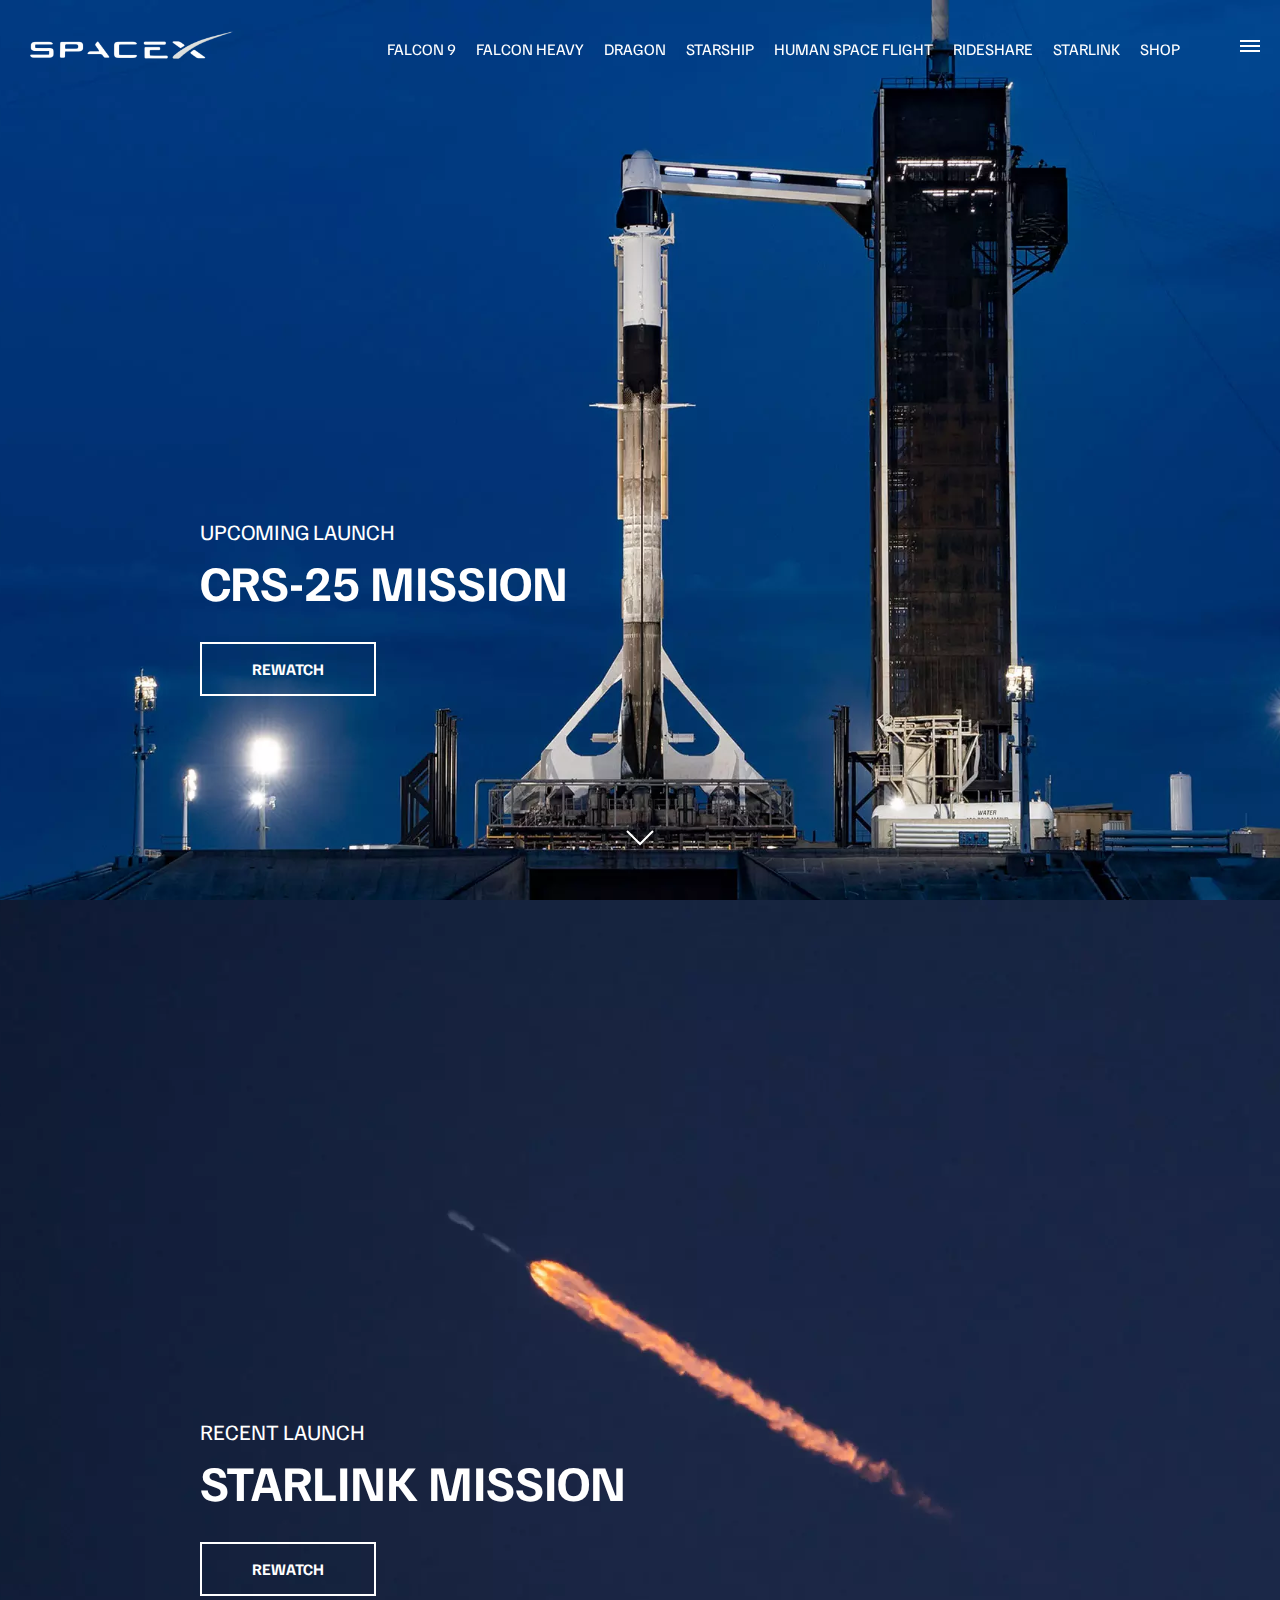
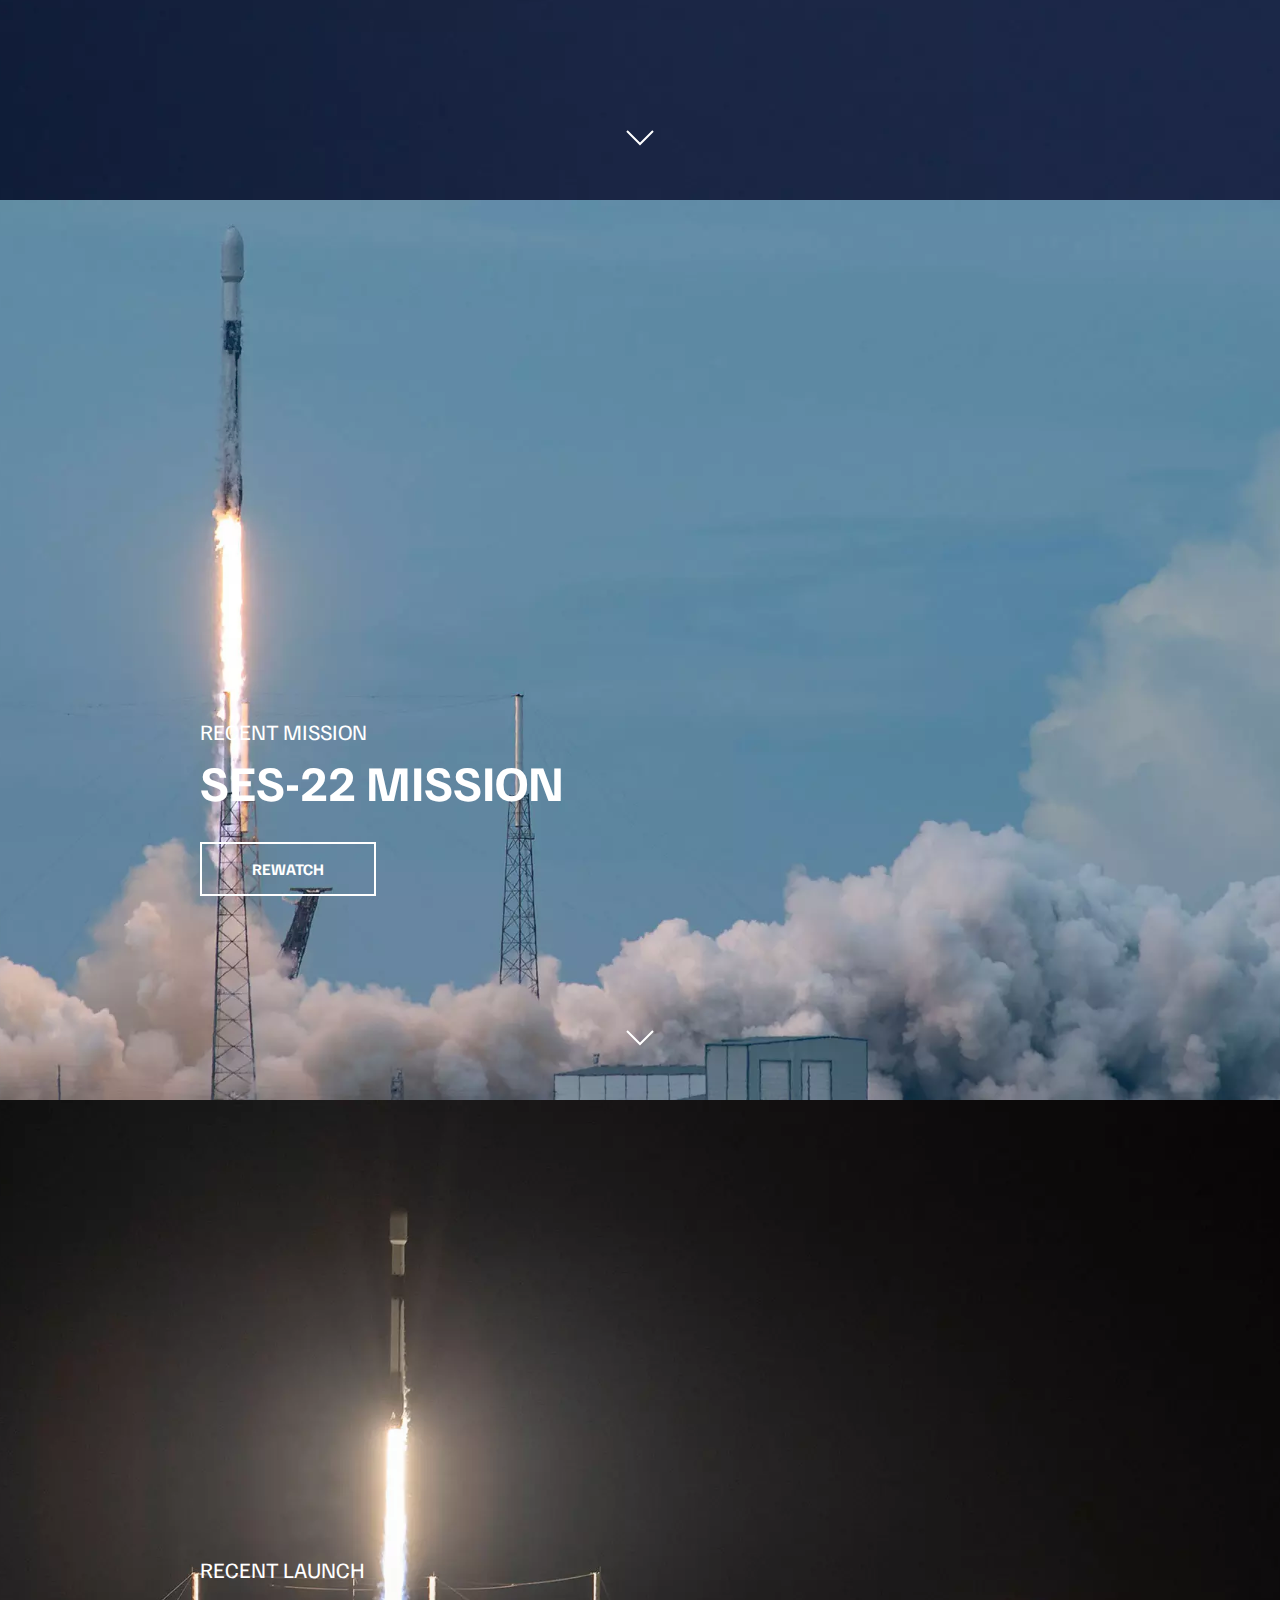
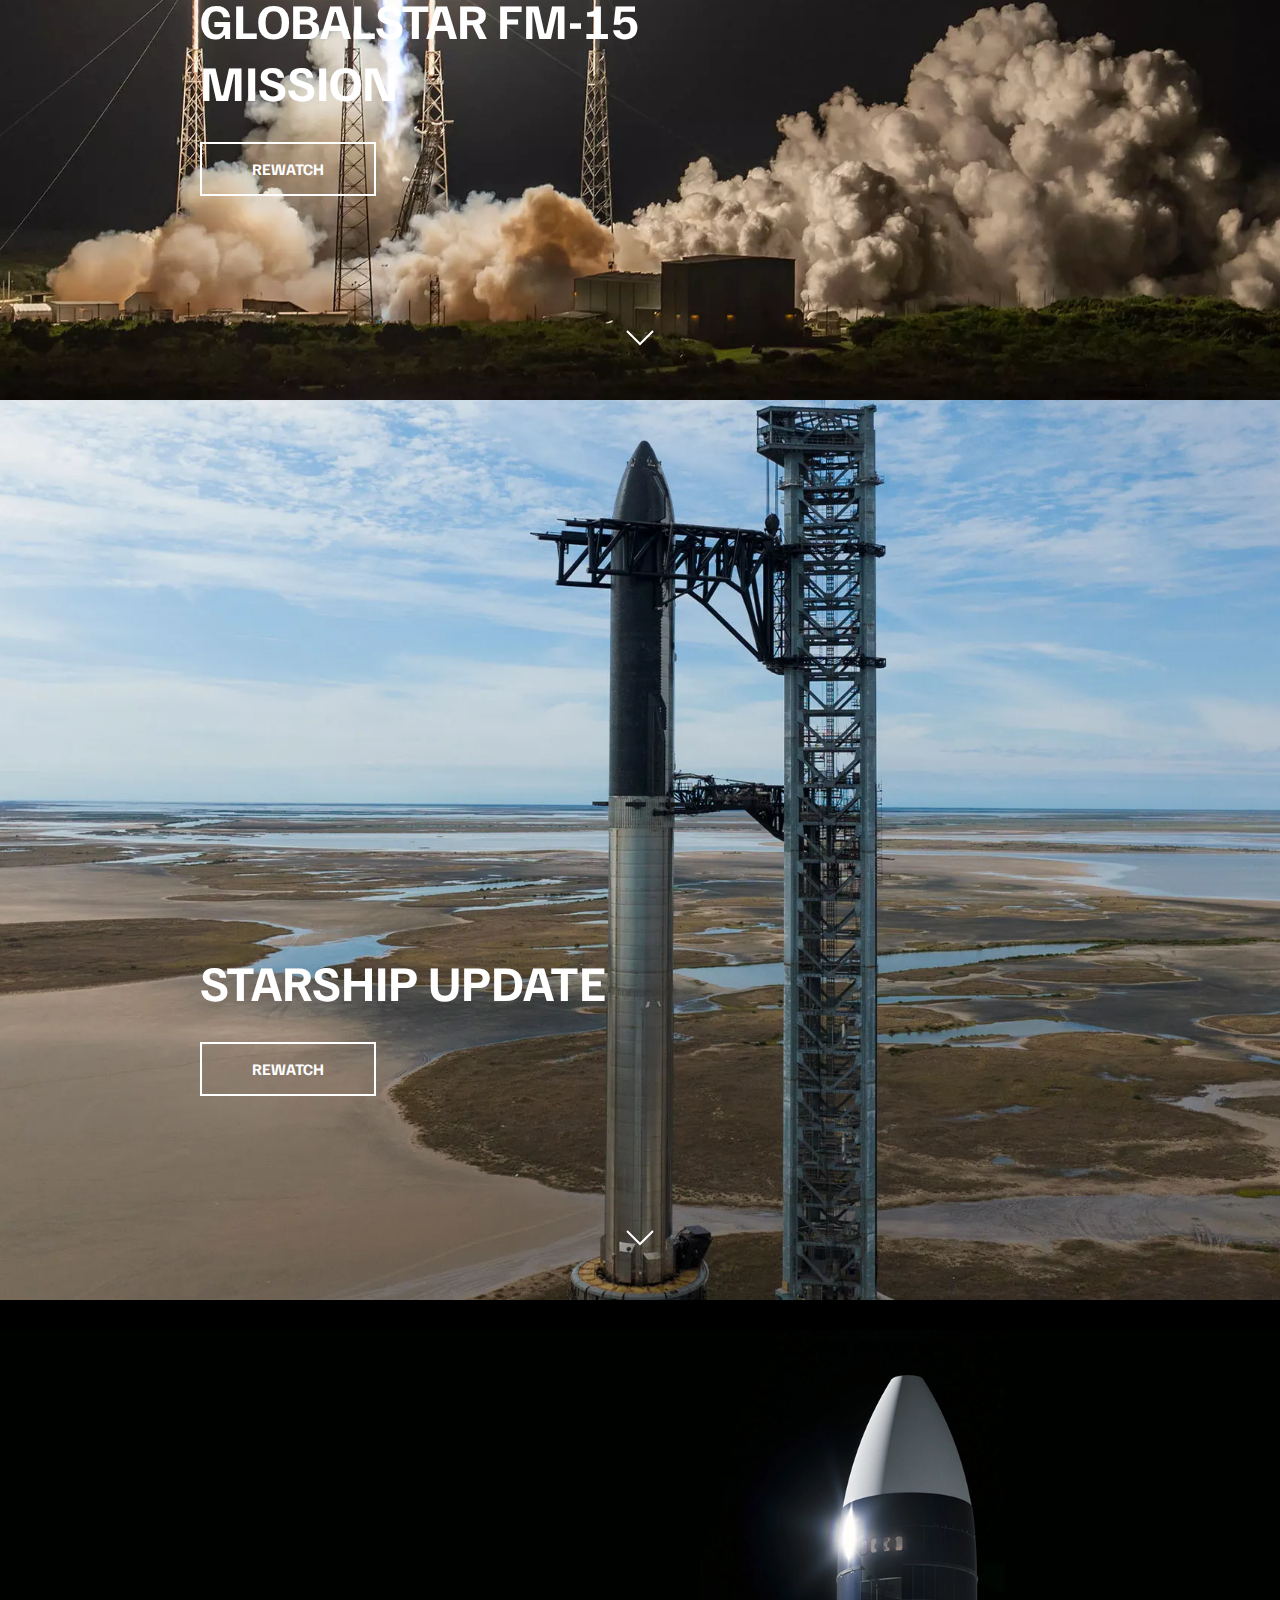
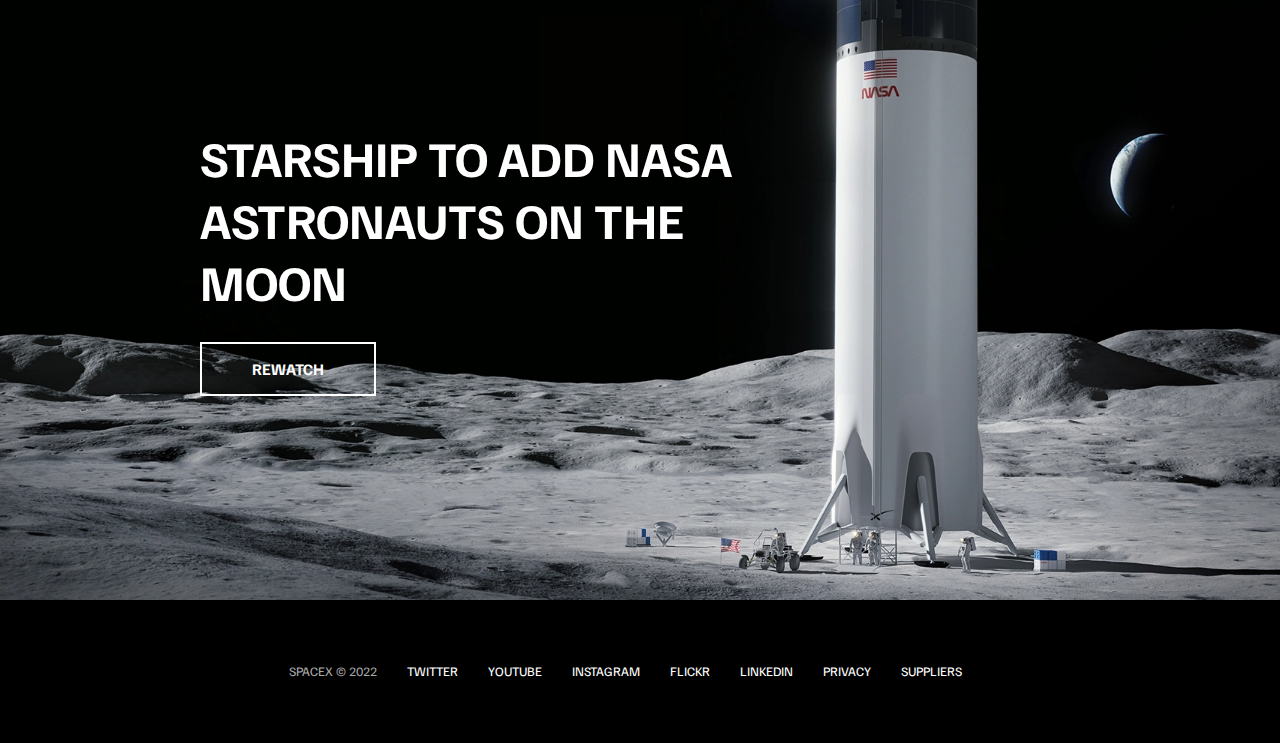
<file: index.html>
<!DOCTYPE html>
<html lang="en">
  <head>
    <meta charset="UTF-8" />
    <meta http-equiv="X-UA-Compatible" content="IE=edge" />
    <meta name="viewport" content="width=device-width, initial-scale=1.0" />
    <link rel="stylesheet" href="css/style.css" />
    <script src="js/scripts.js" defer></script>
    <title>SpaceX</title>
  </head>
  <body>
    <div id="overlay"></div>
    <div id="mobile-menu" class="mobile-main-menu">
      <ul>
        <li><a href="#">Mission</a></li>
        <li><a href="#">Launches</a></li>
        <li><a href="#">Careers</a></li>
        <li><a href="#">Updates</a></li>
        <li><a href="#">Shop</a></li>

        <li class="mobile-only"><a href="falcon9.html">Falcon 9</a></li>
        <li class="mobile-only">
          <a href="falcon-heavy.html">Falcon Heavy</a>
        </li>
        <li class="mobile-only"><a href="dragon.html">Dragon</a></li>
        <li class="mobile-only"><a href="#">Starship</a></li>
        <li class="mobile-only"><a href="#">Human Space Flight</a></li>
        <li class="mobile-only"><a href="#">Rideshare</a></li>
        <li class="mobile-only"><a href="#">Starlink</a></li>
      </ul>
    </div>
    <!-- Header -->
    <header class="main-header">
      <div class="logo">
        <a href="index.html">
          <img src="img/logo.png" alt="SpaceX" />
        </a>
      </div>
      <nav class="desktop-main-menu">
        <ul>
          <li><a href="falcon9.html">Falcon 9</a></li>
          <li><a href="falcon-heavy.html">Falcon Heavy</a></li>
          <li><a href="dragon.html">Dragon</a></li>
          <li><a href="#">Starship</a></li>
          <li><a href="#">Human Space Flight</a></li>
          <li><a href="#">Rideshare</a></li>
          <li><a href="#">Starlink</a></li>
          <li><a href="#">Shop</a></li>
        </ul>
      </nav>
    </header>

    <!-- Hamburger Menu -->
    <button id="menu-btn" class="hamburger" type="button">
      <span class="hamburger-top"></span>
      <span class="hamburger-middle"></span>
      <span class="hamburger-bottom"></span>
    </button>

    <!-- Section A -->
    <section class="section-a">
      <div class="section-inner">
        <h4>Upcoming Launch</h4>
        <h2>CRS-25 Mission</h2>
        <a href="#" class="btn">
          <div class="hover"></div>
          <span>Rewatch</span>
        </a>
      </div>
      <div class="scroll-arrow">
        <svg width="30px" height="20px">
          <path
            stroke="#ffffff"
            fill="none"
            stroke-width="2px"
            d="M2.000,5.000 L15.000,18.000 L28.000,5.000 "
          ></path>
        </svg>
      </div>
    </section>

    <!-- Section B -->
    <section class="section-b">
      <div class="section-inner">
        <h4>Recent Launch</h4>
        <h2>Starlink Mission</h2>
        <a href="#" class="btn">
          <div class="hover"></div>
          <span>Rewatch</span>
        </a>
      </div>
      <div class="scroll-arrow">
        <svg width="30px" height="20px">
          <path
            stroke="#ffffff"
            fill="none"
            stroke-width="2px"
            d="M2.000,5.000 L15.000,18.000 L28.000,5.000 "
          ></path>
        </svg>
      </div>
    </section>

    <!-- Section C -->
    <section class="section-c">
      <div class="section-inner">
        <h4>Recent Mission</h4>
        <h2>SES-22 Mission</h2>
        <a href="#" class="btn">
          <div class="hover"></div>
          <span>Rewatch</span>
        </a>
      </div>
      <div class="scroll-arrow">
        <svg width="30px" height="20px">
          <path
            stroke="#ffffff"
            fill="none"
            stroke-width="2px"
            d="M2.000,5.000 L15.000,18.000 L28.000,5.000 "
          ></path>
        </svg>
      </div>
    </section>

    <!-- Section D -->
    <section class="section-d">
      <div class="section-inner">
        <h4>Recent Launch</h4>
        <h2>Globalstar FM-15 Mission</h2>
        <a href="#" class="btn">
          <div class="hover"></div>
          <span>Rewatch</span>
        </a>
      </div>
      <div class="scroll-arrow">
        <svg width="30px" height="20px">
          <path
            stroke="#ffffff"
            fill="none"
            stroke-width="2px"
            d="M2.000,5.000 L15.000,18.000 L28.000,5.000 "
          ></path>
        </svg>
      </div>
    </section>

    <!-- Section E -->
    <section class="section-e">
      <div class="section-inner">
        <h2>Starship Update</h2>
        <a href="#" class="btn">
          <div class="hover"></div>
          <span>Rewatch</span>
        </a>
      </div>
      <div class="scroll-arrow">
        <svg width="30px" height="20px">
          <path
            stroke="#ffffff"
            fill="none"
            stroke-width="2px"
            d="M2.000,5.000 L15.000,18.000 L28.000,5.000 "
          ></path>
        </svg>
      </div>
    </section>

    <!-- Section F -->
    <section class="section-f">
      <div class="section-inner">
        <h2>Starship to add NASA Astronauts on the Moon</h2>
        <a href="#" class="btn">
          <div class="hover"></div>
          <span>Rewatch</span>
        </a>
      </div>
    </section>
    <footer>
      <ul>
        <li>SpaceX &copy; 2022</li>
        <li><a href="#">Twitter</a></li>
        <li><a href="#">Youtube</a></li>
        <li><a href="#">Instagram</a></li>
        <li><a href="#">Flickr</a></li>
        <li><a href="#">Linkedin</a></li>
        <li><a href="#">Privacy</a></li>
        <li><a href="#">Suppliers</a></li>
      </ul>
    </footer>
  </body>
</html>
</file>
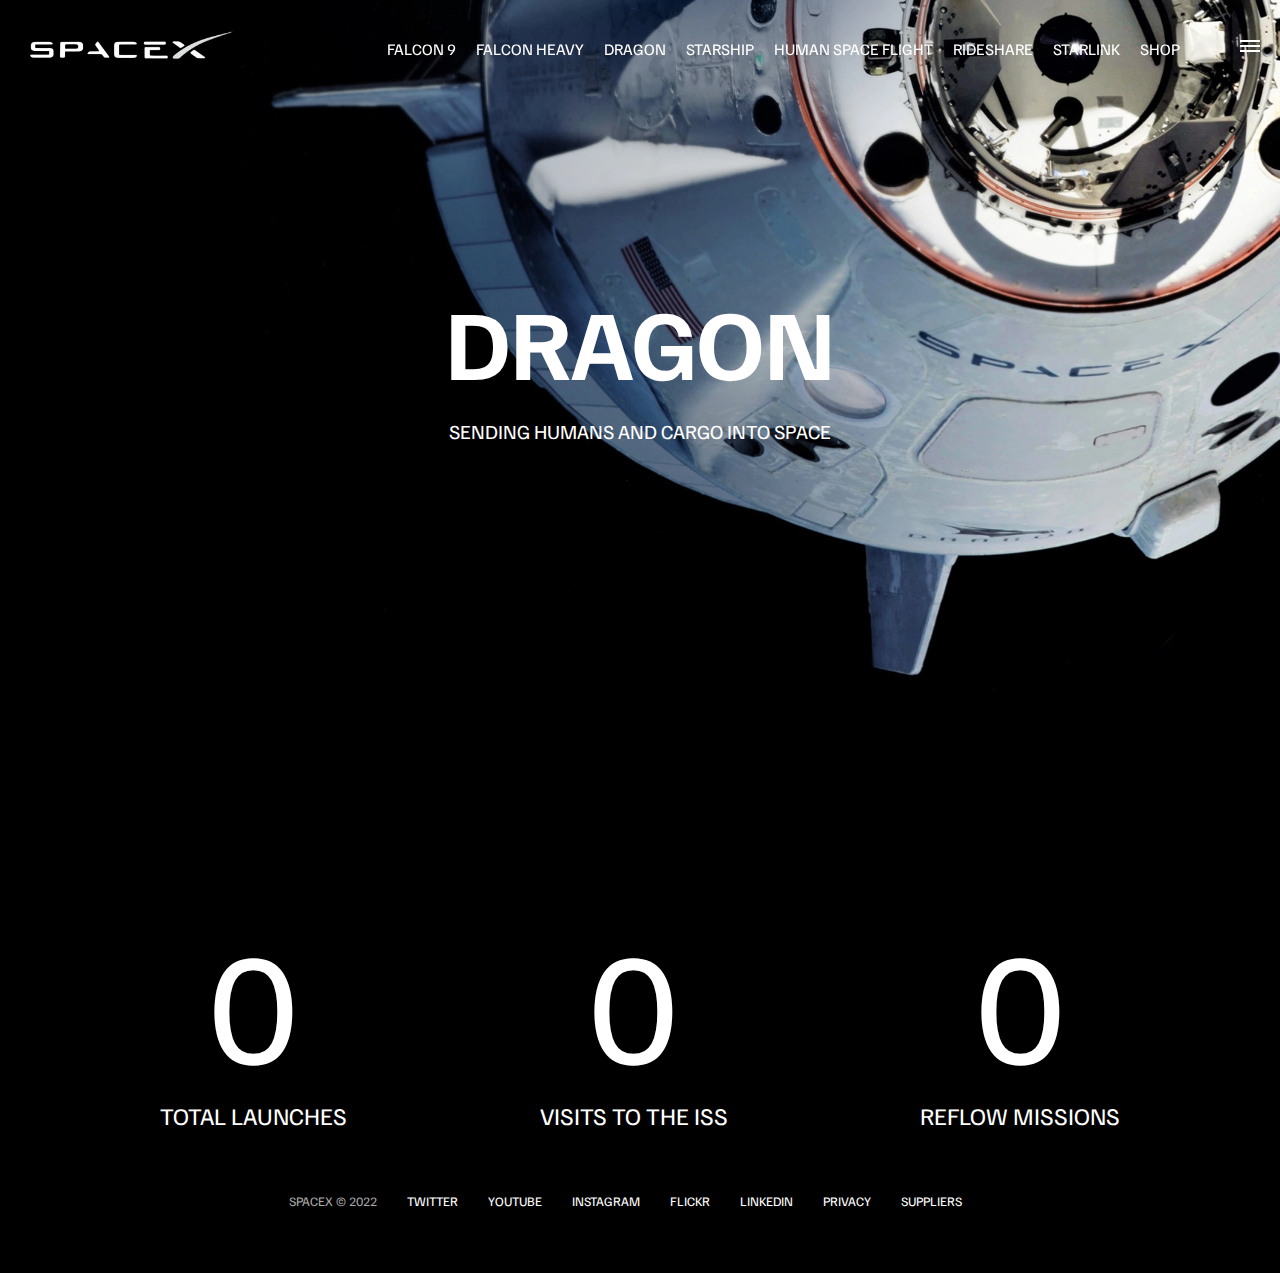
<file: dragon.html>
<!DOCTYPE html>
<html lang="en">
  <head>
    <meta charset="UTF-8" />
    <meta http-equiv="X-UA-Compatible" content="IE=edge" />
    <meta name="viewport" content="width=device-width, initial-scale=1.0" />
    <link rel="stylesheet" href="css/style.css" />
    <script src="js/scripts.js" defer></script>
    <title>SpaceX - Dragon</title>
  </head>
  <body>
    <div id="overlay"></div>
    <div id="mobile-menu" class="mobile-main-menu">
      <ul>
        <li><a href="#">Mission</a></li>
        <li><a href="#">Launches</a></li>
        <li><a href="#">Careers</a></li>
        <li><a href="#">Updates</a></li>
        <li><a href="#">Shop</a></li>

        <li class="mobile-only"><a href="falcon9.html">Falcon 9</a></li>
        <li class="mobile-only">
          <a href="falcon-heavy.html">Falcon Heavy</a>
        </li>
        <li class="mobile-only"><a href="dragon.html">Dragon</a></li>
        <li class="mobile-only"><a href="#">Starship</a></li>
        <li class="mobile-only"><a href="#">Human Space Flight</a></li>
        <li class="mobile-only"><a href="#">Rideshare</a></li>
        <li class="mobile-only"><a href="#">Starlink</a></li>
      </ul>
    </div>
    <!-- Header -->
    <header class="main-header">
      <div class="logo">
        <a href="index.html">
          <img src="img/logo.png" alt="SpaceX" />
        </a>
      </div>
      <nav class="desktop-main-menu">
        <ul>
          <li><a href="falcon9.html">Falcon 9</a></li>
          <li><a href="falcon-heavy.html">Falcon Heavy</a></li>
          <li><a href="dragon.html">Dragon</a></li>
          <li><a href="#">Starship</a></li>
          <li><a href="#">Human Space Flight</a></li>
          <li><a href="#">Rideshare</a></li>
          <li><a href="#">Starlink</a></li>
          <li><a href="#">Shop</a></li>
        </ul>
      </nav>
    </header>

    <!-- Hamburger Menu -->
    <button id="menu-btn" class="hamburger" type="button">
      <span class="hamburger-top"></span>
      <span class="hamburger-middle"></span>
      <span class="hamburger-bottom"></span>
    </button>

    <section class="section-animate bg-dragon"></section>
    <div class="section-inner-center">
      <h3>Dragon</h3>
      <p>Sending humans and cargo into space</p>
    </div>

    <div class="stats">
      <div>
        <span class="counter" data-target="34">0</span>
        <h4>Total Launches</h4>
      </div>
      <div>
        <span class="counter" data-target="31">0</span>
        <h4>Visits to the ISS</h4>
      </div>
      <div>
        <span class="counter" data-target="13">0</span>
        <h4>Reflow Missions</h4>
      </div>
    </div>

    <footer>
      <ul>
        <li>SpaceX &copy; 2022</li>
        <li><a href="#">Twitter</a></li>
        <li><a href="#">Youtube</a></li>
        <li><a href="#">Instagram</a></li>
        <li><a href="#">Flickr</a></li>
        <li><a href="#">Linkedin</a></li>
        <li><a href="#">Privacy</a></li>
        <li><a href="#">Suppliers</a></li>
      </ul>
    </footer>
  </body>
</html>
</file>
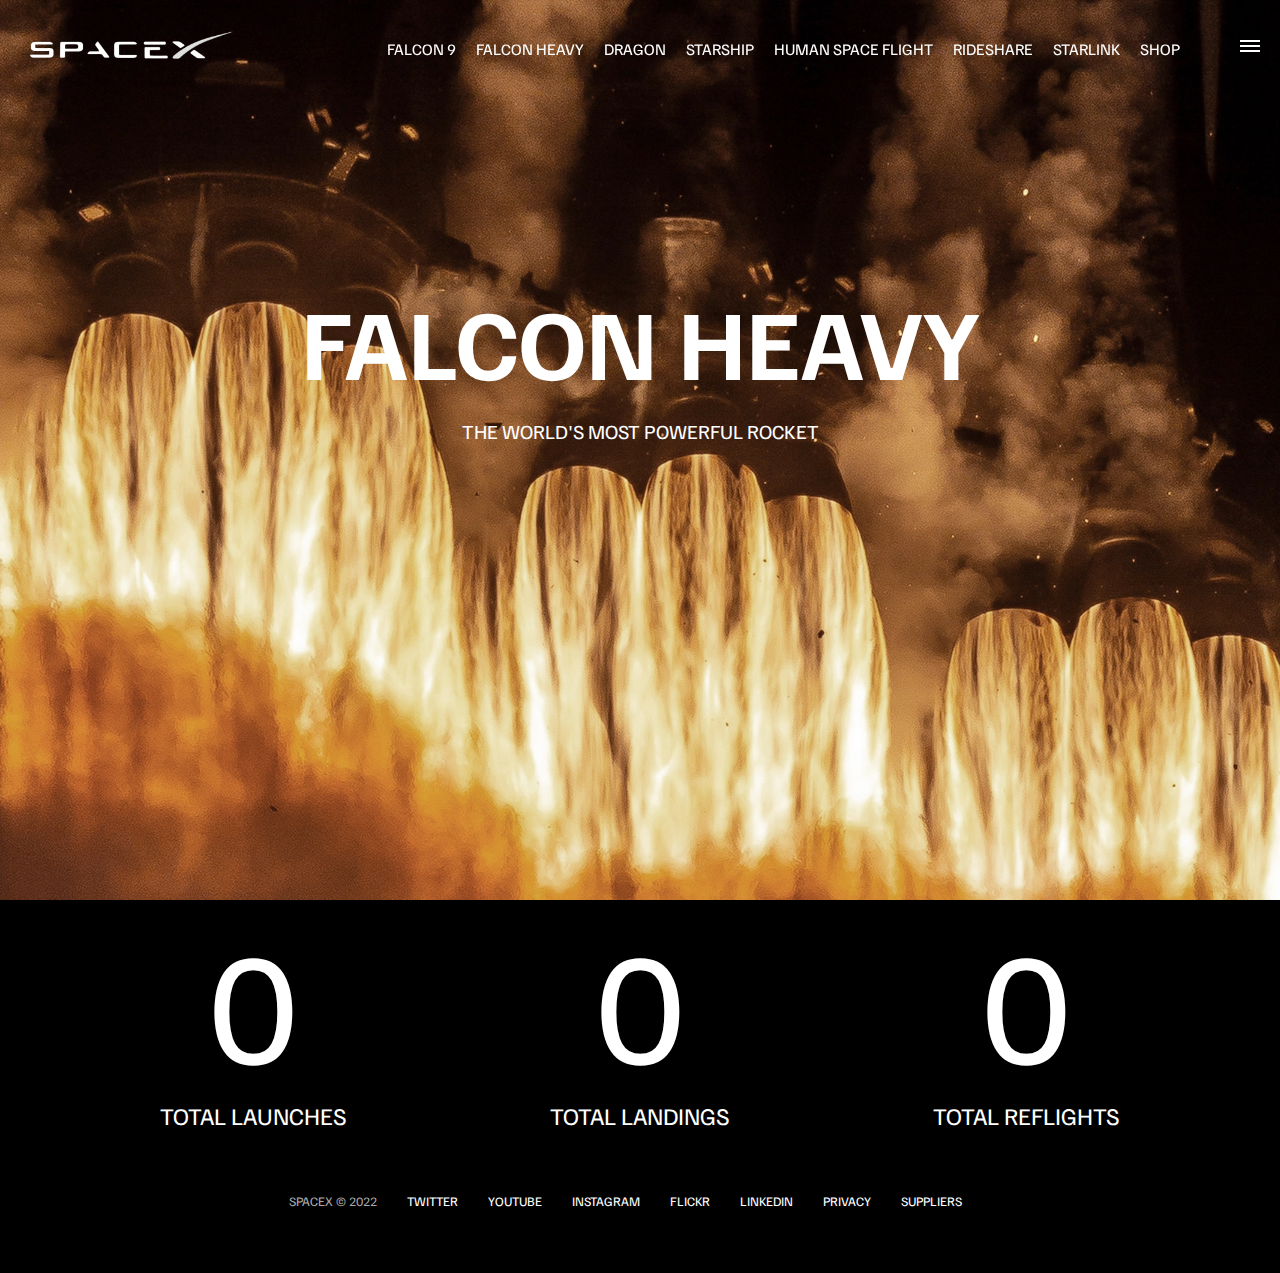
<file: falcon-heavy.html>
<!DOCTYPE html>
<html lang="en">
  <head>
    <meta charset="UTF-8" />
    <meta http-equiv="X-UA-Compatible" content="IE=edge" />
    <meta name="viewport" content="width=device-width, initial-scale=1.0" />
    <link rel="stylesheet" href="css/style.css" />
    <script src="js/scripts.js" defer></script>
    <title>SpaceX - Falcon Heavy</title>
  </head>
  <body>
    <div id="overlay"></div>
    <div id="mobile-menu" class="mobile-main-menu">
      <ul>
        <li><a href="#">Mission</a></li>
        <li><a href="#">Launches</a></li>
        <li><a href="#">Careers</a></li>
        <li><a href="#">Updates</a></li>
        <li><a href="#">Shop</a></li>

        <li class="mobile-only"><a href="falcon9.html">Falcon 9</a></li>
        <li class="mobile-only">
          <a href="falcon-heavy.html">Falcon Heavy</a>
        </li>
        <li class="mobile-only"><a href="dragon.html">Dragon</a></li>
        <li class="mobile-only"><a href="#">Starship</a></li>
        <li class="mobile-only"><a href="#">Human Space Flight</a></li>
        <li class="mobile-only"><a href="#">Rideshare</a></li>
        <li class="mobile-only"><a href="#">Starlink</a></li>
      </ul>
    </div>
    <!-- Header -->
    <header class="main-header">
      <div class="logo">
        <a href="index.html">
          <img src="img/logo.png" alt="SpaceX" />
        </a>
      </div>
      <nav class="desktop-main-menu">
        <ul>
          <li><a href="falcon9.html">Falcon 9</a></li>
          <li><a href="falcon-heavy.html">Falcon Heavy</a></li>
          <li><a href="dragon.html">Dragon</a></li>
          <li><a href="#">Starship</a></li>
          <li><a href="#">Human Space Flight</a></li>
          <li><a href="#">Rideshare</a></li>
          <li><a href="#">Starlink</a></li>
          <li><a href="#">Shop</a></li>
        </ul>
      </nav>
    </header>

    <!-- Hamburger Menu -->
    <button id="menu-btn" class="hamburger" type="button">
      <span class="hamburger-top"></span>
      <span class="hamburger-middle"></span>
      <span class="hamburger-bottom"></span>
    </button>

    <section class="section-animate bg-falcon-heavy"></section>
    <div class="section-inner-center">
      <h3>Falcon Heavy</h3>
      <p>The world's most powerful rocket</p>
    </div>

    <div class="stats">
      <div>
        <span class="counter" data-target="3">0</span>
        <h4>Total Launches</h4>
      </div>
      <div>
        <span class="counter" data-target="7">0</span>
        <h4>Total Landings</h4>
      </div>
      <div>
        <span class="counter" data-target="4">0</span>
        <h4>Total Reflights</h4>
      </div>
    </div>

    <footer>
      <ul>
        <li>SpaceX &copy; 2022</li>
        <li><a href="#">Twitter</a></li>
        <li><a href="#">Youtube</a></li>
        <li><a href="#">Instagram</a></li>
        <li><a href="#">Flickr</a></li>
        <li><a href="#">Linkedin</a></li>
        <li><a href="#">Privacy</a></li>
        <li><a href="#">Suppliers</a></li>
      </ul>
    </footer>
  </body>
</html>
</file>
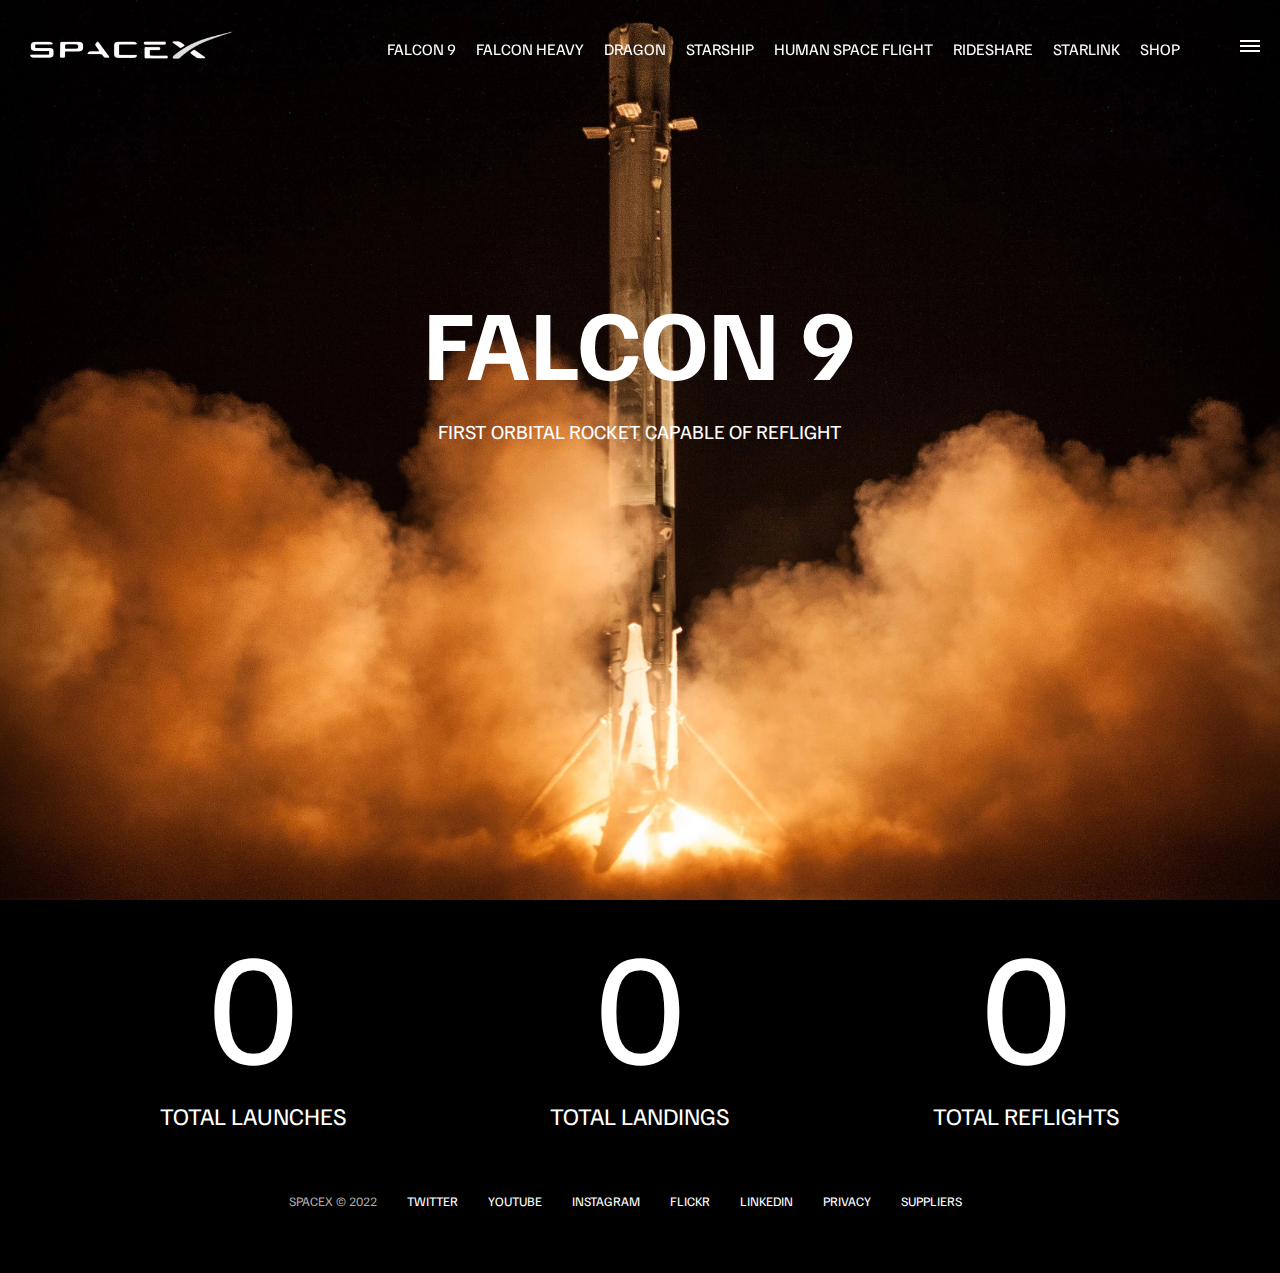
<file: falcon9.html>
<!DOCTYPE html>
<html lang="en">
  <head>
    <meta charset="UTF-8" />
    <meta http-equiv="X-UA-Compatible" content="IE=edge" />
    <meta name="viewport" content="width=device-width, initial-scale=1.0" />
    <link rel="stylesheet" href="css/style.css" />
    <script src="js/scripts.js" defer></script>
    <title>SpaceX - Falcon9</title>
  </head>
  <body>
    <div id="overlay"></div>
    <div id="mobile-menu" class="mobile-main-menu">
      <ul>
        <li><a href="#">Mission</a></li>
        <li><a href="#">Launches</a></li>
        <li><a href="#">Careers</a></li>
        <li><a href="#">Updates</a></li>
        <li><a href="#">Shop</a></li>

        <li class="mobile-only"><a href="falcon9.html">Falcon 9</a></li>
        <li class="mobile-only">
          <a href="falcon-heavy.html">Falcon Heavy</a>
        </li>
        <li class="mobile-only"><a href="dragon.html">Dragon</a></li>
        <li class="mobile-only"><a href="#">Starship</a></li>
        <li class="mobile-only"><a href="#">Human Space Flight</a></li>
        <li class="mobile-only"><a href="#">Rideshare</a></li>
        <li class="mobile-only"><a href="#">Starlink</a></li>
      </ul>
    </div>
    <!-- Header -->
    <header class="main-header">
      <div class="logo">
        <a href="index.html">
          <img src="img/logo.png" alt="SpaceX" />
        </a>
      </div>
      <nav class="desktop-main-menu">
        <ul>
          <li><a href="falcon9.html">Falcon 9</a></li>
          <li><a href="falcon-heavy.html">Falcon Heavy</a></li>
          <li><a href="dragon.html">Dragon</a></li>
          <li><a href="#">Starship</a></li>
          <li><a href="#">Human Space Flight</a></li>
          <li><a href="#">Rideshare</a></li>
          <li><a href="#">Starlink</a></li>
          <li><a href="#">Shop</a></li>
        </ul>
      </nav>
    </header>

    <!-- Hamburger Menu -->
    <button id="menu-btn" class="hamburger" type="button">
      <span class="hamburger-top"></span>
      <span class="hamburger-middle"></span>
      <span class="hamburger-bottom"></span>
    </button>

    <section class="section-animate bg-falcon-9"></section>
    <div class="section-inner-center">
      <h3>Falcon 9</h3>
      <p>First orbital rocket capable of reflight</p>
    </div>

    <div class="stats">
      <div>
        <span class="counter" data-target="3">0</span>
        <h4>Total Launches</h4>
      </div>
      <div>
        <span class="counter" data-target="7">0</span>
        <h4>Total Landings</h4>
      </div>
      <div>
        <span class="counter" data-target="4">0</span>
        <h4>Total Reflights</h4>
      </div>
    </div>

    <footer>
      <ul>
        <li>SpaceX &copy; 2022</li>
        <li><a href="#">Twitter</a></li>
        <li><a href="#">Youtube</a></li>
        <li><a href="#">Instagram</a></li>
        <li><a href="#">Flickr</a></li>
        <li><a href="#">Linkedin</a></li>
        <li><a href="#">Privacy</a></li>
        <li><a href="#">Suppliers</a></li>
      </ul>
    </footer>
  </body>
</html>
</file>
<file: css/style.css>
@import url("https://fonts.googleapis.com/css2?family=Familjen+Grotesk:wght@400;600;700&display=swap");

*,
*::before,
*::after {
  margin: 0;
  padding: 0;
  box-sizing: border-box;
}
body {
  font-family: "Familjen Grotesk", sans-serif;
  background: #000;
  color: #fff;
}
a {
  text-decoration: none;
  color: #fff;
}
ul {
  list-style: none;
}
/* Header/Navbar */
.main-header {
  position: fixed;
  top: 0;
  left: 0;
  width: 100%;
  z-index: 3;
  display: flex;
  justify-content: space-between;
  align-items: center;
  text-transform: uppercase;
  height: 100px;
  padding: 0 30px;
}

/* Logo */
.logo {
  width: 210px;
  height: auto;
}
.logo img {
  display: block;
  width: 100%; /* Sets the image to 100% of its container so as to not overflow*/
  height: auto;
}

/* Desktop Menu */
.desktop-main-menu {
  margin-right: 50px;
}

.desktop-main-menu ul {
  display: flex;
}

.desktop-main-menu ul li {
  position: relative;
  margin-right: 20px;
  padding-bottom: 2px;
}

/* Menu item bottom border */
.desktop-main-menu ul li a::after {
  content: "";
  position: absolute;
  bottom: 0;
  left: 0;
  width: 100%;
  height: 1px;
  background: #fff;
  transform: scaleX(0);
  transform-origin: right center;
}
.desktop-main-menu ul li a:hover::after {
  transform: scaleX(1);
  transition: transform 0.6s cubic-bezier(0.19, 1, 0.22, 1);
  transform-origin: left center;
  transition-duration: 0.4s;
}
/* Sections */
section {
  position: relative;
  height: 100vh;
  background-position: center center;
  background-repeat: no-repeat;
  background-size: cover;
  text-transform: uppercase;
}

.section-inner {
  position: absolute;
  bottom: 200px;
  left: 200px;
  max-width: 560px;
}
.section-inner h4 {
  font-size: 22px;
  margin-bottom: 5px;
  font-weight: 300;
  animation: fadeInUp 0.5s ease-in-out;
}

.section-inner h2 {
  font-size: 50px;
  font-weight: 700;
  margin-bottom: 20px;
  animation: fadeInUp 0.5s ease-in-out 0.2s;
  animation-fill-mode: both; /* stop from showing at start */
}

.section-inner a {
  animation: fadeInUp 0.5s ease-in-out 0.4s;
  animation-fill-mode: both;
}

/* Background Images */
.section-a {
  background-image: url("../img/section-a.webp");
}
.section-b {
  background-image: url("../img/section-b.webp");
}
.section-c {
  background-image: url("../img/section-c.webp");
}
.section-d {
  background-image: url("../img/section-d.webp");
}
.section-e {
  background-image: url("../img/section-e.webp");
}
.section-f {
  background-image: url("../img/section-f.webp");
}

.btn {
  position: relative;
  display: inline-block;
  cursor: pointer;
  text-align: center;
  min-width: 130px;
  padding: 15px 50px;
  margin-top: 10px;
  border: 2px solid #fff;
  text-transform: uppercase;
  font-weight: bold;
  overflow: hidden;
  z-index: 2;
}

.btn:hover span {
  color: #000;
}

.btn .hover {
  position: absolute;
  top: 0;
  left: 0;
  width: 100%;
  height: 100%;
  background-color: #fff;
  color: #000;
  z-index: -1;
  transform: translateY(100%);
  transition: transform 0.6s cubic-bezier(0.19, 1, 0.22, 1);
}

.btn:hover .hover {
  transform: translateY(0);
}

.scroll-arrow {
  position: absolute;
  bottom: 50px;
  left: 50%;
  /* This transform ensures the middle of the image is in the middle, not the left edge */
  transform: translateX(-50%);
  animation: fadeBounce 5s infinite;
}

/* Footer */
footer {
  position: relative;
  padding: 55px 0;
}

footer ul {
  display: flex;
  justify-content: center;
  align-items: center;
  flex-wrap: wrap;
}

footer ul li {
  margin-right: 30px;
  color: #aaa;
  text-transform: uppercase;
  font-size: 13px;
  line-height: 2.5;
}

footer ul li a {
  color: #fff;
  transition: color 0.4s;
}

footer ul li a:hover {
  color: #aaa;
}

/* Hamburger Menu */

.hamburger {
  position: fixed;
  top: 40px;
  right: 20px;
  z-index: 10;
  cursor: pointer;
  width: 20px;
  height: 20px;
  background: none;
  border: none;
}

.hamburger-top,
.hamburger-middle,
.hamburger-bottom {
  position: absolute;
  width: 20px;
  height: 2px;
  top: 0;
  left: 0;
  background: #fff;
  transition: all 0.5s;
}

.hamburger-middle {
  transform: translateY(5px);
}

.hamburger-bottom {
  transform: translateY(10px);
}

/* Transition hamburger to X when open */

.open {
  transform: rotate(90deg);
}

.open .hamburger-top {
  transform: rotate(45deg) translateY(6px) translateX(6px);
}

.open .hamburger-middle {
  display: none;
}

.open .hamburger-bottom {
  transform: rotate(-45deg) translateY(6px) translateX(-6px);
}

/* Overlay */
.overlay-show {
  position: fixed;
  top: 0;
  left: 0;
  width: 100%;
  height: 100%;
  background-color: rgba(0, 0, 0, 0.5);
  z-index: 3;
}

/* Stop body scrol */
.stop-scrolling {
  overflow: hidden;
}

/* Hide mobile main menu items */
.mobile-only {
  display: none;
}

/* MMobile menu */

.mobile-main-menu {
  position: fixed;
  top: 0;
  right: 0;
  width: 350px;
  height: 100%;
  background: #000;
  z-index: 4;

  display: flex;
  align-items: center;
  justify-content: center;
  transform: translateX(100%);
  transition: transform 0.6s cubic-bezier(0.19, 1, 0.22, 1);
}

/* Bring menu from right */
.show-menu {
  transform: translateX(0);
}

.mobile-main-menu ul {
  display: flex;
  flex-direction: column;
  align-items: end;
  justify-content: center;
  padding: 50px;
  width: 100%;
}

.mobile-main-menu ul li {
  margin-bottom: 20px;
  font-size: 18px;
  text-transform: uppercase;
  border-bottom: 1px #555 dotted;
  width: 100%;
  text-align: right;
  padding-bottom: 8px;
}

.mobile-main-menu ul li a {
  color: #fff;
  transition: color 0.4s;
}
.mobile-main-menu ul li a:hover {
  color: #aaa;
}

/* Inner Pages */
.bg-falcon-9 {
  background-image: url("../img/falcon-9.webp");
}

.bg-falcon-heavy {
  background-image: url("../img/falcon-heavy.webp");
}

.bg-dragon {
  background-image: url("../img/dragon.webp");
}

.section-animate {
  animation: fadeIn 2s ease-in-out;
}

.section-inner-center {
  position: absolute;
  top: 40%;
  left: 50%;
  transform: translate(-50%, -50%);
  text-transform: uppercase;
  text-align: center;
  width: 80%;
}

.section-inner-center h3 {
  font-size: 100px;
  margin-bottom: 15px;
  animation: fadeInUp 0.5s ease-in-out;
}

.section-inner-center p {
  font-size: 20px;
  animation: fadeInUp 0.5s ease-in-out 0.2s;
  animation-fill-mode: both;
}

/* Stats */
.stats {
  max-width: 960px;
  margin: 0 auto;
  display: flex;
  align-items: center;
  justify-content: space-between;
  text-align: center;
  text-transform: uppercase;
}

.stats div span {
  font-size: 160px;
}

.stats div h4 {
  font-size: 24px;
  font-weight: 300;
}

/* Animations */

@keyframes fadeInUp {
  0% {
    opacity: 0;
    transform: translateY(140px);
  }
  100% {
    opacity: 1;
    transform: translateY(0);
  }
}

@keyframes fadeIn {
  0% {
    opacity: 0;
  }
  100% {
    opacity: 1;
    transform: translateY(0);
  }
}

@keyframes fadeBounce {
  0%,
  20%,
  50%,
  80%,
  100% {
    opacity: 0;
    transform: translateY(-20px);
  }
  40% {
    transform: translateY(0);
    opacity: 1;
  }
}

/* Media Queries */

@media (max-width: 960px) {
  /* Hide desktop menu */
  .desktop-main-menu {
    display: none;
  }

  /* Show main mobile items */
  .mobile-only {
    display: block;
  }

  .section-inner-center h3 {
    font-size: 75px;
  }
}

@media (max-width: 600px) {
  .section-inner {
    bottom: 75px;
    left: 20px;
  }

  .section-inner h2 {
    font-size: 40px;
  }

  footer ul li:first-child {
    position: absolute;
    top: 30px;
    left: 50%;
    transform: translate(-50%, -50%);
  }

  footer ul li {
    margin-right: 15px;
  }

  .logo {
    width: 150px;
    margin: auto;
  }

  .section-inner-center h3 {
    font-size: 50px;
  }
  /* Stats */
  .stats {
    flex-direction: column;
  }

  .stats div {
    margin-bottom: 20px;
  }
}
</file>
